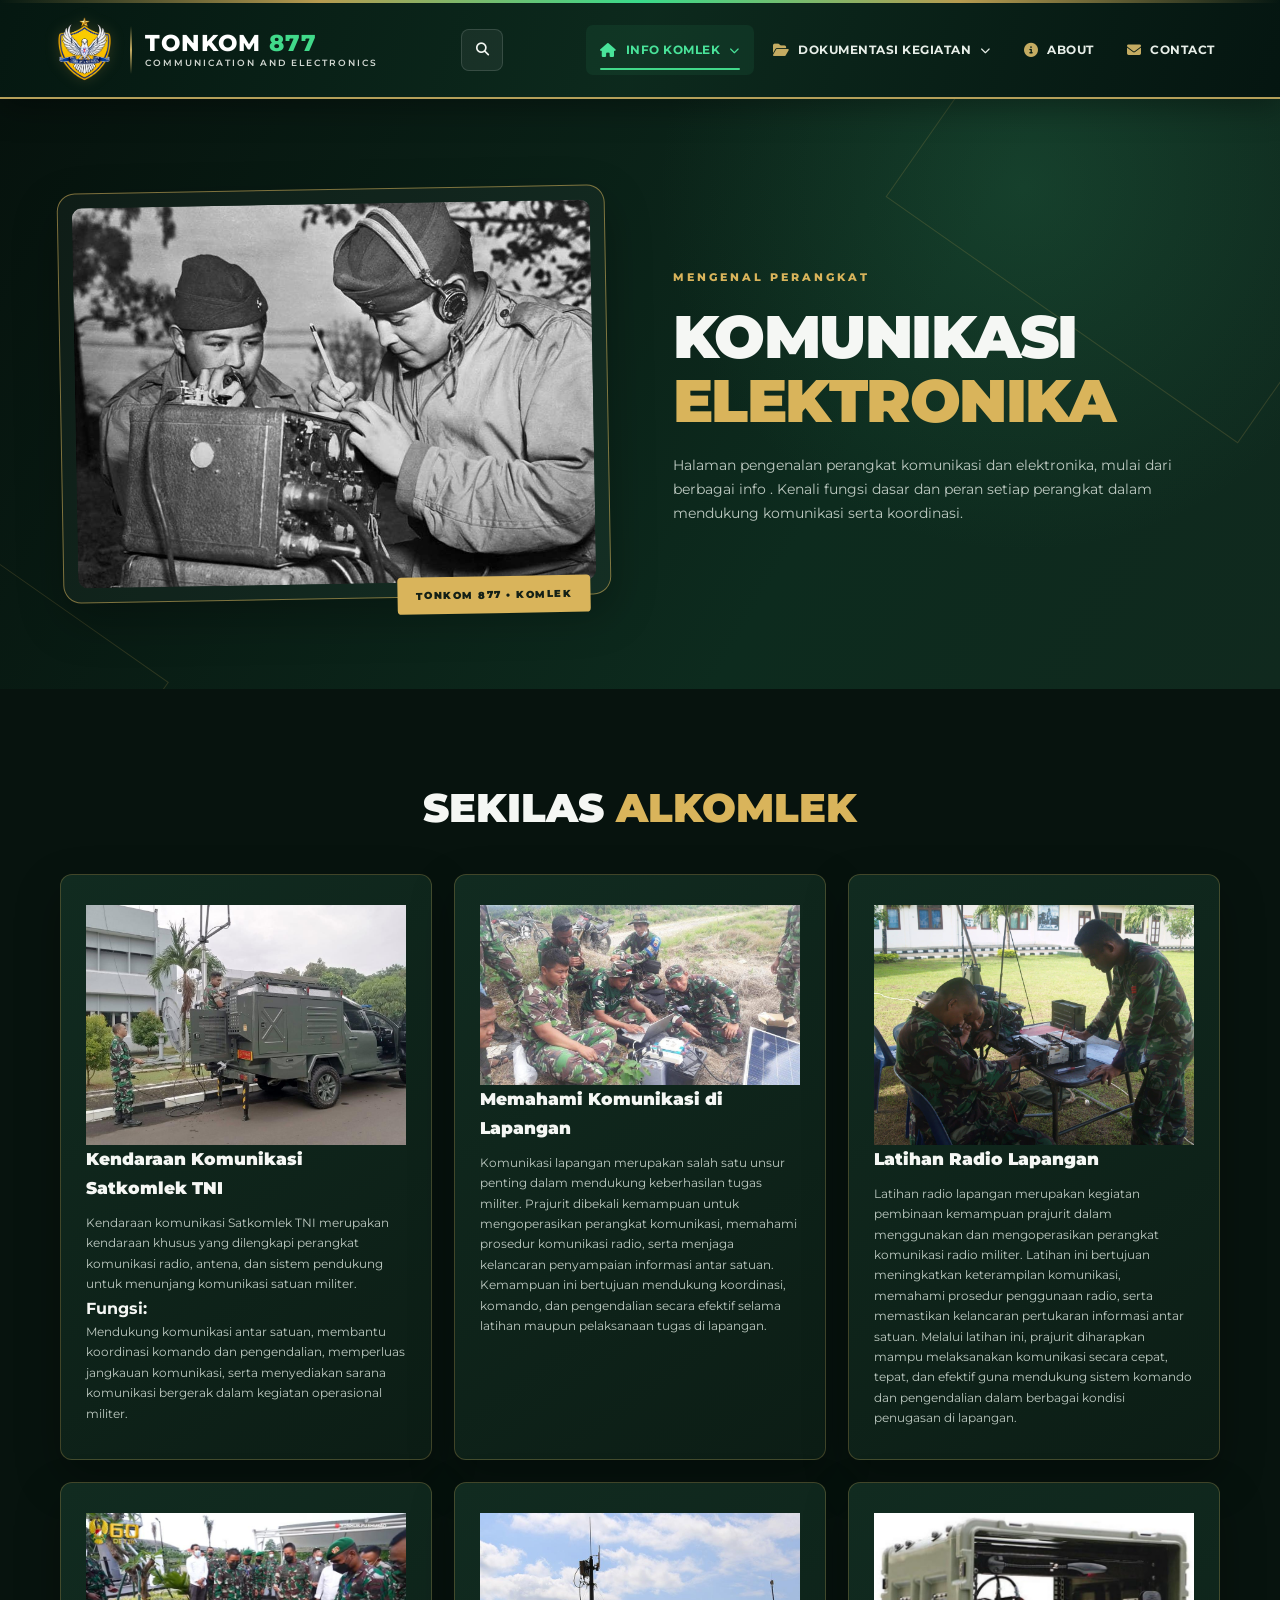
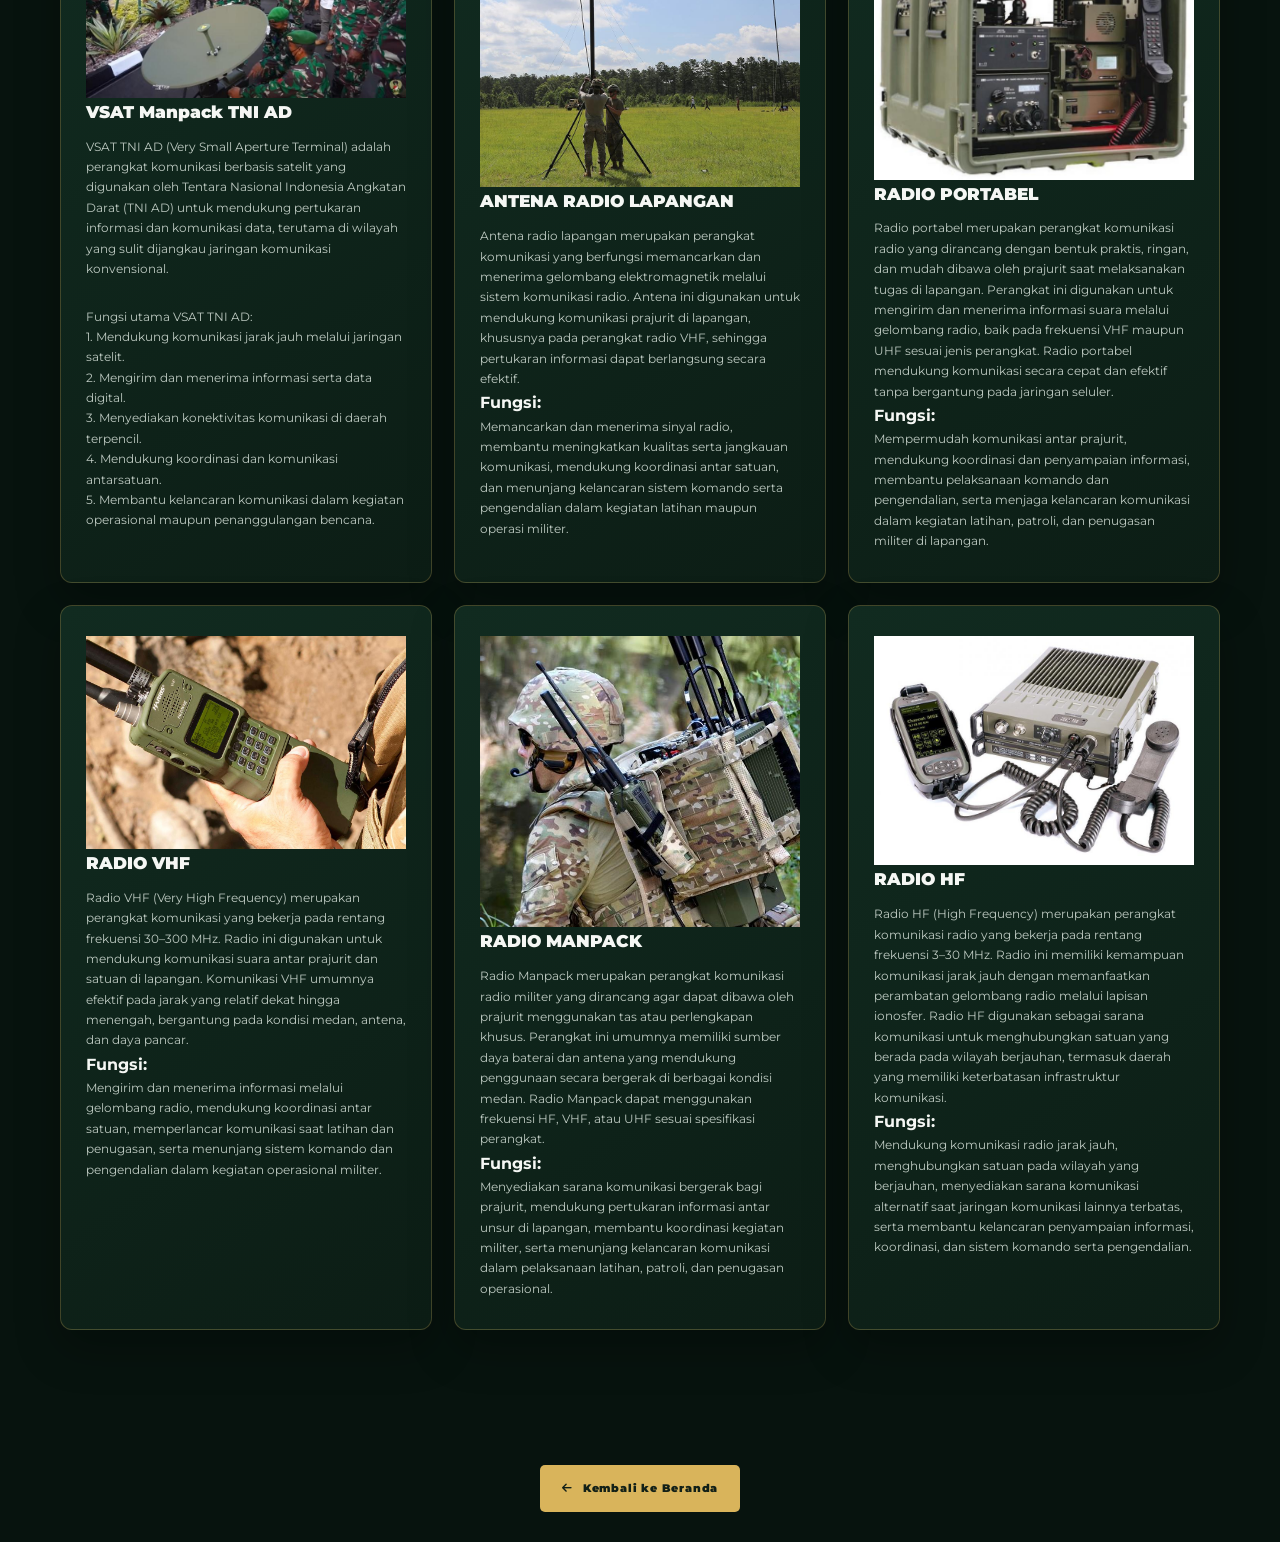
<file: alusista.html>
<!DOCTYPE html>
<html lang="id">
<head>
    <meta charset="UTF-8">
    <meta name="viewport" content="width=device-width, initial-scale=1.0">
    
    <title>ALUSISTA KOMLEK | TONKOM 877</title>

    <link rel="shortcut icon" type="image/x-icon" href="images/komlek2.png" />
    <link rel="preconnect" href="https://fonts.googleapis.com">
    <link rel="preconnect" href="https://fonts.gstatic.com" crossorigin>
    <link href="https://fonts.googleapis.com/css2?family=Montserrat:wght@400;500;600;700;800;900&display=swap" rel="stylesheet">

    <link rel="stylesheet" href="https://cdnjs.cloudflare.com/ajax/libs/font-awesome/6.5.2/css/all.min.css">
    

<style>
:root {
    --bg: #07130e;
    --panel: #10291e;
    --gold: #d9b45b;
    --gold-light: #f0d58a;
    --green: #43c58a;
    --white: #f5f7f4;
    --muted: #bdc9c1;
    --line: rgba(217,180,91,.25);
    --shadow: 0 18px 45px rgba(0,0,0,.28);
}

* {
    box-sizing: border-box;
}

html {
    scroll-behavior: smooth;
    scroll-padding-top: 90px;
}

body {
    margin: 0;
    font-family: 'Montserrat', sans-serif;
    color: var(--white);
    background: var(--bg);
    line-height: 1.7;
    overflow-x: hidden;
}

img {
    max-width: 100%;
    display: block;
}

a {
    color: inherit;
    text-decoration: none;
}

.container {
    width: min(1160px, 92%);
    margin: auto;
}

/* ================= NAVBAR ================= */

.site-header {
    position: sticky;
    top: 0;
    z-index: 1000;
    background: rgba(5,17,12,.96);
    border-bottom: 1px solid var(--line);
    backdrop-filter: blur(12px);
}

.navbar {
    min-height: 82px;
    display: flex;
    align-items: center;
    justify-content: space-between;
    gap: 22px;
}

.brand {
    display: flex;
    align-items: center;
    gap: 12px;
    min-width: 0;
}

.brand img {
    width: 54px;
    height: 54px;
    object-fit: contain;
}

.brand-name {
    font-weight: 900;
    letter-spacing: 1.2px;
    color: var(--gold);
    font-size: 19px;
    line-height: 1.2;
}

.brand-sub {
    display: block;
    color: #c5d0c8;
    font-size: 9px;
    letter-spacing: 1.5px;
    margin-top: 4px;
}

.nav-links {
    display: flex;
    align-items: center;
    gap: 26px;
}

.nav-links a {
    font-size: 11px;
    font-weight: 800;
    letter-spacing: .7px;
    color: #e5ebe6;
    transition: .25s;
}

.nav-links a:hover,
.nav-links a.active {
    color: var(--gold);
}

.menu-toggle {
    display: none;
    border: 1px solid var(--line);
    background: transparent;
    color: var(--gold);
    font-size: 22px;
    padding: 7px 11px;
    border-radius: 8px;
    cursor: pointer;
}

/* ================= HERO ================= */

.hero {
    position: relative;
    min-height: 590px;
    display: flex;
    align-items: center;
    overflow: hidden;
    background:
        radial-gradient(circle at 80% 15%, rgba(54,139,94,.22), transparent 32%),
        linear-gradient(120deg,#06120d,#0d2b1e 65%,#10291e);
}

.hero:before,
.hero:after {
    content: "";
    position: absolute;
    border: 1px solid rgba(217,180,91,.17);
    transform: rotate(35deg);
    pointer-events: none;
}

.hero:before {
    width: 430px;
    height: 430px;
    right: -120px;
    top: -170px;
}

.hero:after {
    width: 300px;
    height: 300px;
    left: -190px;
    bottom: -180px;
}

.hero-grid {
    position: relative;
    z-index: 1;
    display: grid;
    grid-template-columns: 1fr 1fr;
    align-items: center;
    gap: 65px;
    padding: 75px 0;
}

.hero-photo-wrap {
    position: relative;
    padding: 14px;
    border: 1px solid rgba(217,180,91,.55);
    border-radius: 18px;
    background: rgba(255,255,255,.035);
    box-shadow: var(--shadow);
    transform: rotate(-1deg);
}

.hero-photo {
    width: 100%;
    height: 380px;
    object-fit: cover;
    border-radius: 10px;
}

.photo-tag {
    position: absolute;
    bottom: -18px;
    right: 20px;
    padding: 10px 18px;
    background: var(--gold);
    color: #142016;
    font-size: 10px;
    font-weight: 900;
    letter-spacing: 1.5px;
    border-radius: 4px;
}

.eyebrow,
.section-label {
    color: var(--gold);
    font-size: 11px;
    font-weight: 800;
    letter-spacing: 3px;
}

.hero h1 {
    font-size: clamp(36px,5vw,60px);
    line-height: 1.08;
    margin: 15px 0 20px;
    font-weight: 900;
    letter-spacing: -1.5px;
}

.hero h1 span {
    color: var(--gold);
    display: block;
}

.hero p {
    color: var(--muted);
    font-size: 14px;
    max-width: 560px;
}

.btn-gold {
    display: inline-flex;
    align-items: center;
    gap: 12px;
    margin-top: 20px;
    padding: 14px 22px;
    border-radius: 5px;
    background: var(--gold);
    color: #122017;
    font-size: 11px;
    font-weight: 900;
    letter-spacing: .8px;
    transition: .25s;
}

.btn-gold:hover {
    background: var(--gold-light);
    transform: translateY(-3px);
}

/* ================= SECTION ================= */

.section {
    padding: 85px 0;
}

.section-heading {
    text-align: center;
    max-width: 720px;
    margin: 0 auto 42px;
}

.section-heading h2 {
    margin: 10px 0 12px;
    font-size: clamp(27px,4vw,40px);
    line-height: 1.2;
    font-weight: 900;
}

.section-heading h2 span {
    color: var(--gold);
}

.section-heading p {
    color: var(--muted);
    font-size: 13px;
}

/* ================= FEATURE CARD ================= */

.cards {
    display: grid;
    grid-template-columns: repeat(3,1fr);
    gap: 22px;
}

.feature-card {
    position: relative;
    padding: 30px 25px;
    background: linear-gradient(145deg,#112b20,#0c1d15);
    border: 1px solid var(--line);
    border-radius: 12px;
    box-shadow: var(--shadow);
    transition: .3s;
}

.feature-card:hover {
    transform: translateY(-8px);
    border-color: var(--gold);
}

.feature-icon {
    width: 54px;
    height: 54px;
    display: grid;
    place-items: center;
    border-radius: 12px;
    background: rgba(217,180,91,.12);
    color: var(--gold);
    font-size: 23px;
    margin-bottom: 20px;
}

.feature-card h3 {
    font-size: 17px;
    font-weight: 900;
    margin: 0 0 10px;
}

.feature-card p {
    color: var(--muted);
    font-size: 12px;
    min-height: 82px;
}

.text-link {
    display: inline-flex;
    align-items: center;
    gap: 8px;
    margin-top: 8px;
    color: var(--gold);
    font-size: 10px;
    font-weight: 900;
    letter-spacing: .7px;
}

/* ================= DETAIL PERANGKAT ================= */

.equipment {
    background: linear-gradient(180deg,#0a1b13,#0d2419);
}

.equipment-row {
    display: grid;
    grid-template-columns: 1fr 1fr;
    gap: 55px;
    align-items: center;
    margin: 0 0 75px;
}

.equipment-row.reverse .equipment-image {
    order: 2;
}

.equipment-row.reverse .equipment-copy {
    order: 1;
}

.equipment-image {
    padding: 12px;
    border: 1px solid var(--line);
    border-radius: 14px;
    background: #10271c;
}

.equipment-image img {
    width: 100%;
    height: 330px;
    object-fit: cover;
    border-radius: 8px;
}

.equipment-copy h3 {
    font-size: 29px;
    line-height: 1.2;
    margin: 10px 0 15px;
    font-weight: 900;
}

.equipment-copy h3 span {
    color: var(--gold);
}

.equipment-copy p,
.equipment-copy li {
    color: var(--muted);
    font-size: 13px;
}

.equipment-copy ul {
    padding-left: 19px;
}

.mini-label {
    color: var(--green);
    font-size: 10px;
    font-weight: 900;
    letter-spacing: 2px;
}

.info-panel {
    padding: 18px 20px;
    margin-top: 18px;
    background: rgba(67,197,138,.07);
    border-left: 3px solid var(--green);
    border-radius: 0 8px 8px 0;
    color: #d4e1d8;
    font-size: 12px;
}

/* ================= GALERI ================= */

.gallery {
    display: grid;
    grid-template-columns: repeat(4,1fr);
    gap: 15px;
}

.gallery img {
    width: 100%;
    height: 210px;
    object-fit: cover;
    border-radius: 9px;
    border: 1px solid var(--line);
    transition: .3s;
}

.gallery img:hover {
    transform: scale(1.03);
    border-color: var(--gold);
}

/* ================= PENUTUP ================= */

.closing {
    padding: 55px 25px;
    text-align: center;
    border: 1px solid var(--line);
    border-radius: 14px;
    background: linear-gradient(120deg,#112c20,#0a1b13);
}

.closing h2 {
    margin: 0 0 10px;
    font-size: clamp(24px,4vw,36px);
    font-weight: 900;
}

.closing h2 span {
    color: var(--gold);
}

.closing p {
    color: var(--muted);
    font-size: 13px;
}

/* ================= FOOTER ================= */

footer {
    padding: 28px 0;
    background: #040d08;
    border-top: 1px solid var(--line);
}

.footer-inner {
    display: flex;
    justify-content: space-between;
    align-items: center;
    gap: 20px;
    color: #aebbb2;
    font-size: 11px;
}

.footer-brand {
    color: var(--gold);
    font-weight: 900;
    letter-spacing: 1px;
}

/* ================= RESPONSIVE ================= */

@media(max-width:850px) {
    .menu-toggle {
        display: block;
    }

    .nav-links {
        display: none;
        position: absolute;
        top: 81px;
        left: 0;
        right: 0;
        padding: 22px 5%;
        background: #07130e;
        border-bottom: 1px solid var(--line);
        flex-direction: column;
        align-items: flex-start;
        gap: 19px;
    }

    .nav-links.open {
        display: flex;
    }

    .hero-grid {
        gap: 35px;
    }

    .equipment-row {
        gap: 30px;
    }
}

@media(max-width:650px) {
    .navbar {
        min-height: 72px;
    }

    .brand img {
        width: 46px;
        height: 46px;
    }

    .brand-name {
        font-size: 16px;
    }

    .brand-sub {
        font-size: 8px;
    }

    .nav-links {
        top: 71px;
    }

    .hero-grid,
    .equipment-row {
        grid-template-columns: 1fr;
        gap: 35px;
        padding: 55px 0;
    }

    .hero {
        min-height: auto;
    }

    .hero-photo {
        height: 260px;
    }

    .hero-content {
        text-align: center;
    }

    .hero-content p {
        margin-left: auto;
        margin-right: auto;
    }

    .equipment-row.reverse .equipment-image,
    .equipment-row.reverse .equipment-copy {
        order: initial;
    }

    .equipment-image img {
        height: 260px;
    }

    .cards {
        grid-template-columns: 1fr;
    }

    .feature-card p {
        min-height: 0;
    }

    .section {
        padding: 65px 0;
    }

    .gallery {
        grid-template-columns: repeat(2,1fr);
        gap: 10px;
    }

    .gallery img {
        height: 145px;
    }

    .footer-inner {
        flex-direction: column;
        text-align: center;
    }
}
</style>
</head>

    <!-- NAVBAR -->

<nav class="main-nav">
  <div class="nav-container">

    <!-- LOGO DAN NAMA -->
    <a href="index.html" class="navbar-brand">
      <img src="images/komlek2.png"
           alt="Logo TONKOM 877"
           class="brand-logo">

      <span class="brand-divider"></span>

      <div class="brand-text">
        <h2>TONKOM <span>877</span></h2>
        <p>Communication and electronics</p>
      </div>
    </a>

    <!-- TOMBOL MENU HP -->
    <div class="nav-actions">

      <button class="search-btn"
              type="button"
              aria-label="Cari">
        <i class="fa-solid fa-magnifying-glass"></i>
      </button>

      <button class="navbar-toggler"
              type="button"
              aria-label="Buka menu"
              aria-expanded="false"
              aria-controls="navMenu">
        <i class="fa-solid fa-bars"></i>
      </button>

    </div>

    <!-- MENU NAVIGASI -->
    <ul class="nav-menu" id="navMenu">

      <!-- BERANDA -->
      <li class="nav-item dropdown active">
        <a class="nav-link" href="#"
           aria-expanded="false">
          <i class="fa-solid fa-house"></i>
          <span>INFO KOMLEK</span>
          <i class="fa-solid fa-chevron-down arrow"></i>
        </a>

        <ul class="dropdown-menu">

          <li>
            <a class="dropdown-item" href="index.html">
              <i class="fa-solid fa-house"></i>
              <span>BERANDA</span>
            </a>
          </li>

          <li>
            <a class="dropdown-item" href="alusista.html">
              <i class="fa-solid fa-tower-broadcast"></i>
              <span>INFO KOMLEK</span>
            </a>
          </li>

          <li>
            <a class="dropdown-item" href="sandi.html">
              <i class="fa-solid fa-lock"></i>
              <span>SANDI TNI AD</span>
            </a>
          </li>

        </ul>
      </li>

      <!-- DOKUMENTASI KEGIATAN -->
      <li class="nav-item dropdown">
        <a class="nav-link" href="#"
           aria-expanded="false">
          <i class="fa-solid fa-folder-open"></i>
          <span>DOKUMENTASI KEGIATAN</span>
          <i class="fa-solid fa-chevron-down arrow"></i>
        </a>

        <ul class="dropdown-menu">

          <li>
            <a class="dropdown-item" href="team.html">
              TEAM
            </a>
          </li>

          <li>
            <a class="dropdown-item" href="career.html">
              KEGIATAN
            </a>
          </li>

          <li>
            <a class="dropdown-item" href="blog.html">
              GALERI
            </a>
          </li>

        </ul>
      </li>

      <!-- ABOUT -->
      <li class="nav-item">
        <a class="nav-link" href="about.html">
          <i class="fa-solid fa-circle-info"></i>
          <span>ABOUT</span>
        </a>
      </li>

      <!-- CONTACT -->
      <li class="nav-item">
        <a class="nav-link" href="contact.html">
          <i class="fa-solid fa-envelope"></i>
          <span>CONTACT</span>
        </a>
      </li>

    </ul>

  </div>
</nav>

<style>


/* =====================================
   DROPDOWN NAVBAR TONKOM 877
   TAMPILAN SESUAI FOTO KANAN
===================================== */

.nav-item > .dropdown-menu {
    min-width: 235px;
    padding: 8px 0;
    background: #061d16;
    border: none;
    border-radius: 0;
}

/* SETIAP BARIS MENU */
.nav-item > .dropdown-menu > li {
    width: 100%;
    margin: 0;
    padding: 0;
}

/* IKON DI KIRI, TEKS RATA KIRI */
.nav-item > .dropdown-menu > li > a {
    display: flex;
    flex-direction: row;
    align-items: center;
    justify-content: flex-start;

    width: 100%;
    min-height: 36px;
    padding: 8px 12px;

    gap: 13px;

    color: #ffffff;
    font-size: 12px;
    font-weight: 600;
    text-align: left;
    white-space: nowrap;

    border-radius: 0;
    transition: background 0.2s ease;
}

/* UKURAN DAN POSISI IKON */
.nav-item > .dropdown-menu > li > a > i {
    display: inline-flex;
    align-items: center;
    justify-content: center;

    width: 15px;
    min-width: 15px;

    color: #c8ab58;
    font-size: 11px;
}

/* TEKS MENU */
.nav-item > .dropdown-menu > li > a > span {
    display: inline-block;
    flex: 1;
    text-align: left;
    white-space: nowrap;
}

/* MENU AKTIF BERWARNA BIRU */
.nav-item > .dropdown-menu > li > a.active {
    color: #1685ff;
    background: rgba(28, 93, 68, 0.25);
}

/* EFEK HOVER */
.nav-item > .dropdown-menu > li > a:hover {
    padding-left: 12px;
    color: #1685ff;
    background: rgba(28, 93, 68, 0.25);
}

/* RESPONSIVE HP */
@media (max-width: 850px) {

    .nav-item > .dropdown-menu {
        width: 100%;
        min-width: 0;
        padding: 5px 0;
        border: none;
        background: #061d16;
    }

    .nav-item > .dropdown-menu > li > a {
        display: flex;
        justify-content: flex-start;
        align-items: center;

        gap: 13px;
        padding: 8px 12px;

        font-size: 12px;
        white-space: nowrap;
    }

    .nav-item > .dropdown-menu > li > a:hover {
        padding-left: 12px;
    }
}

/* =========================
   RESET DAN FONT
========================= */

* {
    margin: 0;
    padding: 0;
    box-sizing: border-box;
}

body {
    font-family: 'Montserrat', sans-serif;
}

a {
    text-decoration: none;
}

ul {
    list-style: none;
}

/* =========================
   NAVBAR UTAMA
========================= */

.main-nav {
    position: sticky;
    top: 0;
    z-index: 1000;
    width: 100%;

    background: linear-gradient(
        110deg,
        rgba(5, 24, 17, 0.98),
        rgba(13, 43, 30, 0.96),
        rgba(5, 22, 17, 0.98)
    );

    border-bottom: 2px solid #b5a05a;
    box-shadow: 0 8px 30px rgba(0,0,0,0.35);
}

/* GARIS DEKORASI ATAS */

.main-nav::before {
    content: "";
    display: block;
    height: 3px;

    background: linear-gradient(
        90deg,
        transparent,
        #b69b50,
        #39db8b,
        #b69b50,
        transparent
    );
}

/* CONTAINER */

.nav-container {
    width: min(1250px, 92%);
    min-height: 94px;
    margin: auto;

    display: flex;
    align-items: center;
    justify-content: space-between;
    gap: 25px;
}

/* =========================
   LOGO DAN NAMA
========================= */

.navbar-brand {
    display: flex;
    align-items: center;
    gap: 13px;
    flex-shrink: 0;
}

.brand-logo {
    width: 66px;
    height: 66px;
    object-fit: contain;

    filter: drop-shadow(
        0 0 7px rgba(193,167,81,0.2)
    );
}

.brand-divider {
    width: 2px;
    height: 48px;

    background: linear-gradient(
        transparent,
        #c6ad62,
        transparent
    );
}

.brand-text h2 {
    margin-bottom: 2px;
    line-height: 1.1;
    color: #ffffff;
    font-size: 23px;
    font-weight: 800;
    letter-spacing: 1px;
    white-space: nowrap;
}

.brand-text h2 span {
    color: #41d98a;
}

.brand-text p {
    margin: 0;
    line-height: 1.2;
    color: #d2d8d2;
    font-size: 9px;
    font-weight: 600;
    letter-spacing: 2px;
    text-transform: uppercase;
}

/* =========================
   MENU NAVBAR
========================= */

.nav-menu {
    display: flex;
    align-items: center;
    gap: 5px;
}

.nav-item {
    position: relative;
}

.nav-link {
    position: relative;

    display: flex;
    align-items: center;
    gap: 9px;

    padding: 15px 14px;

    color: #e7eee8;
    font-size: 12px;
    font-weight: 700;
    text-transform: uppercase;
    letter-spacing: 0.5px;

    border-radius: 7px;
    transition: 0.3s ease;
}

.nav-link > i:first-child {
    color: #c5ac62;
    font-size: 14px;
}

.nav-link .arrow {
    font-size: 10px;
    transition: transform 0.3s ease;
}

/* HOVER MENU */

.nav-link:hover,
.nav-item.active > .nav-link {
    color: #49e39a;
    background: rgba(55,191,119,0.09);
}

.nav-link:hover > i:first-child,
.nav-item.active > .nav-link > i:first-child {
    color: #49e39a;
}

/* GARIS MENU AKTIF */

.nav-item.active > .nav-link::after {
    content: "";
    position: absolute;

    left: 14px;
    right: 14px;
    bottom: 5px;

    height: 2px;
    background: #42d98a;
    border-radius: 5px;
}

/* =========================
   DROPDOWN MENU
========================= */

.dropdown-menu {
    position: absolute;
    top: calc(100% + 12px);
    left: 0;

    min-width: 225px;
    padding: 9px;

    background: rgba(7,23,18,0.98);

    border: 1px solid rgba(182,155,80,0.4);
    border-radius: 10px;

    box-shadow: 0 18px 40px rgba(0,0,0,0.45);

    opacity: 0;
    visibility: hidden;
    transform: translateY(10px);

    transition: 0.25s ease;
}

/* DROPDOWN TERBUKA */

.nav-item:hover > .dropdown-menu,
.nav-item:focus-within > .dropdown-menu,
.nav-item.open > .dropdown-menu {
    opacity: 1;
    visibility: visible;
    transform: translateY(0);
}

.dropdown-menu a {
    display: flex;
    align-items: center;
    justify-content: space-between;
    gap: 12px;

    padding: 12px 13px;

    color: #dce7df;
    font-size: 12px;
    font-weight: 600;

    border-radius: 6px;
    transition: 0.25s ease;
}

.dropdown-menu a i {
    color: #c5ac62;
    font-size: 11px;
}

/* HOVER DROPDOWN */

.dropdown-menu a:hover,
.dropdown-menu a.active {
    color: #4be49a;

    background: linear-gradient(
        90deg,
        rgba(43,158,96,0.2),
        rgba(43,158,96,0.04)
    );

    padding-left: 18px;
}

/* =========================
   TOMBOL KANAN
========================= */

.nav-actions {
    display: flex;
    align-items: center;
    gap: 10px;
}

.search-btn,
.navbar-toggler {
    display: flex;
    align-items: center;
    justify-content: center;

    width: 42px;
    height: 42px;

    color: #f3f7f3;
    background: rgba(255,255,255,0.06);

    border: 1px solid rgba(255,255,255,0.13);
    border-radius: 8px;

    cursor: pointer;
    transition: 0.3s ease;
}

.search-btn:hover,
.navbar-toggler:hover {
    color: #4be49a;
    border-color: #4be49a;
    background: rgba(55,191,119,0.12);
}

.navbar-toggler {
    display: none;
    font-size: 18px;
}

/* =========================
   RESPONSIVE TABLET
========================= */

@media (max-width: 1050px) {

    .nav-container {
        width: 94%;
        gap: 10px;
    }

    .brand-logo {
        width: 55px;
        height: 55px;
    }

    .brand-text h2 {
        font-size: 19px;
    }

    .brand-text p {
        font-size: 8px;
        letter-spacing: 1px;
    }

    .nav-link {
        padding: 13px 9px;
        font-size: 11px;
    }

    .nav-actions {
        gap: 5px;
    }
}

/* =========================
   RESPONSIVE HP
========================= */

@media (max-width: 850px) {

    .nav-container {
        min-height: 82px;
        flex-wrap: wrap;
        padding: 12px 0;
    }

    .brand-logo {
        width: 54px;
        height: 54px;
    }

    .brand-text h2 {
        font-size: 18px;
    }

    .brand-text p {
        font-size: 8px;
    }

    .brand-divider {
        height: 40px;
    }

    .nav-actions {
        margin-left: auto;
    }

    .navbar-toggler {
        display: flex;
    }

    .search-btn {
        display: none;
    }

    .nav-menu {
        display: none;
        flex-direction: column;
        align-items: stretch;

        width: 100%;
        gap: 4px;

        padding: 12px 0 8px;

        border-top: 1px solid rgba(255,255,255,0.12);

        max-height: 75vh;
        overflow-y: auto;
    }

    .nav-menu.show {
        display: flex;
    }

    .nav-item {
        width: 100%;
    }

    .nav-link {
        justify-content: flex-start;
        padding: 14px;
        font-size: 12px;
    }

    .nav-link .arrow {
        margin-left: auto;
    }

    .nav-item.active > .nav-link::after {
        display: none;
    }

    /* DROPDOWN HP */

    .dropdown-menu {
        position: static;
        display: none;

        min-width: 0;
        margin: 3px 0 8px;
        padding: 6px;

        background: rgba(0,0,0,0.18);

        border: 0;
        border-left: 2px solid #b69b50;
        border-radius: 0;

        box-shadow: none;

        opacity: 1;
        visibility: visible;
        transform: none;
        transition: none;
    }

    .nav-item.open > .dropdown-menu {
        display: block;
    }

    .dropdown-menu a {
        padding: 12px 14px;
    }
}

/* =========================
   RESPONSIVE HP KECIL
========================= */

@media (max-width: 480px) {

    .nav-container {
        width: 92%;
    }

    .brand-logo {
        width: 45px;
        height: 45px;
    }

    .navbar-brand {
        gap: 8px;
    }

    .brand-divider {
        height: 34px;
    }

    .brand-text h2 {
        font-size: 15px;
        letter-spacing: 0;
    }

    .brand-text p {
        max-width: 165px;
        font-size: 7px;
        letter-spacing: 0.7px;
    }

    .navbar-toggler {
        width: 38px;
        height: 38px;
    }
}

@media (max-width: 380px) {

    .brand-logo {
        width: 39px;
        height: 39px;
    }

    .brand-text h2 {
        font-size: 14px;
    }

    .brand-text p {
        font-size: 6px;
    }

    .navbar-toggler {
        width: 35px;
        height: 35px;
    }
}
</style>

<script>
    
// ===============================
// NAVBAR TONKOM 877
// ===============================

const toggler = document.querySelector(".navbar-toggler");
const navMenu = document.querySelector(".nav-menu");

// TOGGLE MENU HP
toggler.addEventListener("click", function () {

    const isOpen = navMenu.classList.toggle("show");

    toggler.setAttribute("aria-expanded", isOpen);

    toggler.innerHTML = isOpen
        ? '<i class="fa-solid fa-xmark"></i>'
        : '<i class="fa-solid fa-bars"></i>';

});

// DROPDOWN MENU HP
document.querySelectorAll(
    ".nav-item > .nav-link"
).forEach(link => {

    link.addEventListener("click", function (event) {

        const item = this.parentElement;

        if (
            window.innerWidth <= 850 &&
            item.querySelector(":scope > .dropdown-menu")
        ) {

            event.preventDefault();

            // TUTUP DROPDOWN LAIN
            item.parentElement.querySelectorAll(
                ":scope > .nav-item.open"
            ).forEach(other => {

                if (other !== item) {
                    other.classList.remove("open");

                    const otherLink = other.querySelector(
                        ":scope > .nav-link"
                    );

                    if (otherLink) {
                        otherLink.setAttribute(
                            "aria-expanded", "false"
                        );
                    }
                }

            });

            // BUKA / TUTUP DROPDOWN
            const isOpen = item.classList.toggle("open");

            this.setAttribute("aria-expanded", isOpen);

        }

    });

});

// TUTUP MENU SETELAH MEMILIH HALAMAN
document.querySelectorAll(
    ".nav-menu a:not(.nav-link)"
).forEach(link => {

    link.addEventListener("click", function () {

        if (window.innerWidth <= 850) {

            navMenu.classList.remove("show");

            toggler.setAttribute(
                "aria-expanded", "false"
            );

            toggler.innerHTML =
                '<i class="fa-solid fa-bars"></i>';

        }

    });

});

</script>
<body>



<main>

<!-- ================= HERO ================= -->

<section class="hero">
    <div class="container hero-grid">

        <div class="hero-photo-wrap">
            <img class="hero-photo"
                 src="images/komlek 2.jpg"
                 alt="Dokumentasi kegiatan TONKOM 877">

            <span class="photo-tag">TONKOM 877 • KOMLEK</span>
        </div>

        <div class="hero-content">

            <span class="eyebrow">MENGENAL PERANGKAT</span>

            <h1>
                KOMUNIKASI
                <span>ELEKTRONIKA </span>
            </h1>

            <p>
                Halaman pengenalan perangkat komunikasi dan elektronika,
                mulai dari berbagai info .
                Kenali fungsi dasar dan peran setiap perangkat dalam
                mendukung komunikasi serta koordinasi.
            </p>

           

        </div>
    </div>
</section>


<!-- ================= DAFTAR ALUSISTA ================= -->


<section class="section" id="daftar-alusista">
    <div class="container">

        <div class="section-heading">
            <h2>SEKILAS <span>ALKOMLEK</span></h2>
        </div>

        <div class="cards">

           
<article class="feature-card">
    <img src="images/mobile satkom.jpg" alt="Kendaraan Komunikasi Satkomlek TNI">

    <h3>Kendaraan Komunikasi Satkomlek TNI</h3>

    <p>
        Kendaraan komunikasi Satkomlek TNI merupakan
        kendaraan khusus yang dilengkapi perangkat
        komunikasi radio, antena, dan sistem pendukung
        untuk menunjang komunikasi satuan militer.
    </p>

    <h4>Fungsi:</h4>
    <p>
        Mendukung komunikasi antar satuan, membantu
        koordinasi komando dan pengendalian,
        memperluas jangkauan komunikasi, serta
        menyediakan sarana komunikasi bergerak
        dalam kegiatan operasional militer.
    </p>
</article>

            
<article class="feature-card">
    <img src="images/komlek 1.jpg" alt="Komunikasi Lapangan TNI AD">

    <h3>Memahami Komunikasi di Lapangan</h3>

    <p>
        Komunikasi lapangan merupakan salah satu unsur
        penting dalam mendukung keberhasilan tugas
        militer. Prajurit dibekali kemampuan untuk
        mengoperasikan perangkat komunikasi, memahami
        prosedur komunikasi radio, serta menjaga
        kelancaran penyampaian informasi antar satuan.
        Kemampuan ini bertujuan mendukung koordinasi,
        komando, dan pengendalian secara efektif
        selama latihan maupun pelaksanaan tugas
        di lapangan.
    </p>
</article>


<article class="feature-card">
    <img src="images/komlek 3.jpg" alt="Latihan Radio Lapangan">

    <h3>Latihan Radio Lapangan</h3>

    <p>
        Latihan radio lapangan merupakan kegiatan
        pembinaan kemampuan prajurit dalam menggunakan
        dan mengoperasikan perangkat komunikasi radio
        militer. Latihan ini bertujuan meningkatkan
        keterampilan komunikasi, memahami prosedur
        penggunaan radio, serta memastikan kelancaran
        pertukaran informasi antar satuan. Melalui
        latihan ini, prajurit diharapkan mampu
        melaksanakan komunikasi secara cepat, tepat,
        dan efektif guna mendukung sistem komando
        dan pengendalian dalam berbagai kondisi
        penugasan di lapangan.
    </p>
</article>


            <article class="feature-card">
                <img src="images/VSAT.jpg" alt="Radio HF">
                <h3>VSAT Manpack TNI AD</h3>
                <p>VSAT TNI AD (Very Small Aperture Terminal) adalah perangkat komunikasi berbasis satelit yang digunakan oleh Tentara Nasional Indonesia Angkatan Darat (TNI AD) untuk mendukung pertukaran informasi dan komunikasi data, terutama di wilayah yang sulit dijangkau jaringan komunikasi konvensional.</p><br>
                <p>
                    Fungsi utama VSAT TNI AD:<br>
1. Mendukung komunikasi jarak jauh melalui jaringan satelit.<br>
2. Mengirim dan menerima informasi serta data digital.<br>
3. Menyediakan konektivitas komunikasi di daerah terpencil.<br>
4. Mendukung koordinasi dan komunikasi antarsatuan.<br>
5. Membantu kelancaran komunikasi dalam kegiatan operasional maupun penanggulangan bencana.<br>
                </p>

            </article>

           
<article class="feature-card">
    <img src="images/antena radio lapangan.jpg" alt="Antena Radio Lapangan">

    <h3>ANTENA RADIO LAPANGAN</h3>

    <p>
        Antena radio lapangan merupakan perangkat
        komunikasi yang berfungsi memancarkan dan
        menerima gelombang elektromagnetik melalui
        sistem komunikasi radio. Antena ini digunakan
        untuk mendukung komunikasi prajurit di lapangan,
        khususnya pada perangkat radio VHF, sehingga
        pertukaran informasi dapat berlangsung
        secara efektif.
    </p>

    <h4>Fungsi:</h4>
    <p>
        Memancarkan dan menerima sinyal radio,
        membantu meningkatkan kualitas serta
        jangkauan komunikasi, mendukung koordinasi
        antar satuan, dan menunjang kelancaran
        sistem komando serta pengendalian dalam
        kegiatan latihan maupun operasi militer.
    </p>
</article>


            
<article class="feature-card">
    <img src="images/rdio portabel.jpg" alt="Radio Portabel">

    <h3>RADIO PORTABEL</h3>

    <p>
        Radio portabel merupakan perangkat komunikasi
        radio yang dirancang dengan bentuk praktis,
        ringan, dan mudah dibawa oleh prajurit saat
        melaksanakan tugas di lapangan. Perangkat ini
        digunakan untuk mengirim dan menerima informasi
        suara melalui gelombang radio, baik pada
        frekuensi VHF maupun UHF sesuai jenis perangkat.
        Radio portabel mendukung komunikasi secara
        cepat dan efektif tanpa bergantung pada
        jaringan seluler.
    </p>

    <h4>Fungsi:</h4>
    <p>
        Mempermudah komunikasi antar prajurit,
        mendukung koordinasi dan penyampaian informasi,
        membantu pelaksanaan komando dan pengendalian,
        serta menjaga kelancaran komunikasi dalam
        kegiatan latihan, patroli, dan penugasan
        militer di lapangan.
    </p>
</article>

          
<!-- RADIO VHF -->
<article class="feature-card">
    <img src="images/radiuo vhf.jpg" alt="Radio VHF">

    <h3>RADIO VHF</h3>

    <p>
        Radio VHF (Very High Frequency) merupakan
        perangkat komunikasi yang bekerja pada
        rentang frekuensi 30–300 MHz. Radio ini
        digunakan untuk mendukung komunikasi suara
        antar prajurit dan satuan di lapangan.
        Komunikasi VHF umumnya efektif pada jarak
        yang relatif dekat hingga menengah,
        bergantung pada kondisi medan, antena,
        dan daya pancar.
    </p>

    <h4>Fungsi:</h4>
    <p>
        Mengirim dan menerima informasi melalui
        gelombang radio, mendukung koordinasi
        antar satuan, memperlancar komunikasi
        saat latihan dan penugasan, serta
        menunjang sistem komando dan pengendalian
        dalam kegiatan operasional militer.
    </p>
</article>

<!-- RADIO MANPACK -->
<article class="feature-card">
    <img src="images/radio manpack.jpg" alt="Radio Manpack">

    <h3>RADIO MANPACK</h3>

    <p>
        Radio Manpack merupakan perangkat komunikasi
        radio militer yang dirancang agar dapat
        dibawa oleh prajurit menggunakan tas atau
        perlengkapan khusus. Perangkat ini umumnya
        memiliki sumber daya baterai dan antena
        yang mendukung penggunaan secara bergerak
        di berbagai kondisi medan. Radio Manpack
        dapat menggunakan frekuensi HF, VHF,
        atau UHF sesuai spesifikasi perangkat.
    </p>

    <h4>Fungsi:</h4>
    <p>
        Menyediakan sarana komunikasi bergerak
        bagi prajurit, mendukung pertukaran
        informasi antar unsur di lapangan,
        membantu koordinasi kegiatan militer,
        serta menunjang kelancaran komunikasi
        dalam pelaksanaan latihan, patroli,
        dan penugasan operasional.
    </p>
</article>

<!-- RADIO HF -->
<article class="feature-card">
    <img src="images/radrio hf.jpg" alt="Radio HF">

    <h3>RADIO HF</h3>

    <p>
        Radio HF (High Frequency) merupakan
        perangkat komunikasi radio yang bekerja
        pada rentang frekuensi 3–30 MHz.
        Radio ini memiliki kemampuan komunikasi
        jarak jauh dengan memanfaatkan perambatan
        gelombang radio melalui lapisan ionosfer.
        Radio HF digunakan sebagai sarana komunikasi
        untuk menghubungkan satuan yang berada
        pada wilayah berjauhan, termasuk daerah
        yang memiliki keterbatasan infrastruktur
        komunikasi.
    </p>

    <h4>Fungsi:</h4>
    <p>
        Mendukung komunikasi radio jarak jauh,
        menghubungkan satuan pada wilayah yang
        berjauhan, menyediakan sarana komunikasi
        alternatif saat jaringan komunikasi
        lainnya terbatas, serta membantu
        kelancaran penyampaian informasi,
        koordinasi, dan sistem komando
        serta pengendalian.
    </p>
</article>


        </div>
    </div>
</section>



<!-- ================= PENUTUP ================= -->


<div class="btn-center">
    <a href="index.html" class="btn-gold">
        <i class="fas fa-arrow-left"></i>
        Kembali ke Beranda
    </a>
</div>

<style>
    
/* TOMBOL BERADA DI TENGAH */
.btn-center {
    display: flex;
    justify-content: center;
    align-items: center;
    width: 100%;
    margin: 30px auto;
}

.btn-center .btn-gold {
    display: inline-flex;
    align-items: center;
    justify-content: center;
    gap: 10px;
}

</style>
</main>




<!-- ================= FOOTER ================= -->




<!-- ================= JAVASCRIPT NAVBAR ================= -->

<script>
const menuToggle = document.getElementById('menuToggle');
const navLinks = document.getElementById('navLinks');

menuToggle.addEventListener('click', function () {

    const isOpen = navLinks.classList.toggle('open');

    menuToggle.setAttribute('aria-expanded', isOpen);

    menuToggle.innerHTML = isOpen
        ? '<i class="fa-solid fa-xmark"></i>'
        : '<i class="fa-solid fa-bars"></i>';

});

navLinks.querySelectorAll('a').forEach(function (link) {

    link.addEventListener('click', function () {

        navLinks.classList.remove('open');

        menuToggle.setAttribute('aria-expanded', 'false');

        menuToggle.innerHTML = '<i class="fa-solid fa-bars"></i>';

    });

});
</script>

</body>
<style>
    
/* =========================================
   RESPONSIVE WEBSITE TONKOM 877
   LAPTOP - TABLET - ANDROID - IPHONE
   ANTI HORIZONTAL SCROLL
========================================= */

/* ===== PENGATURAN DASAR ===== */

*,
*::before,
*::after {
    box-sizing: border-box;
}

html,
body {
    width: 100%;
    max-width: 100%;
    margin: 0;
    overflow-x: clip;
}

/* MEDIA TIDAK MELEBAR */

img,
video,
iframe,
svg {
    max-width: 100%;
}

img,
video {
    height: auto;
}

/* CONTAINER RESPONSIVE */

.container,
.nav-container,
.hero-container {
    max-width: 100%;
}

/* TEKS PANJANG TIDAK MELEBAR */

.hero-content,
.feature-content,
.ht-content,
.about-heading {
    min-width: 0;
    overflow-wrap: break-word;
}

/* ===== LAPTOP BESAR ===== */

@media (min-width: 1200px) {

    .hero-container {
        max-width: 1450px;
        margin: 0 auto;
        gap: 60px;
    }

    .hero-visual,
    .hero-content {
        max-width: 680px;
        min-width: 0;
    }

    .about-tonkom,
    .ht-section {
        padding-top: 100px;
        padding-bottom: 100px;
    }
}

/* ===== LAPTOP KECIL ===== */

@media (min-width: 851px) and (max-width: 1199px) {

    .hero-container {
        grid-template-columns:
            minmax(0, 1fr) minmax(0, 1fr);
        gap: 25px;
        padding: 45px 4%;
    }

    .photo-frame {
        height: 450px;
    }

    .hero-content {
        min-width: 0;
        padding-top: 40px;
    }

    .hero-heading h1 {
        font-size: clamp(26px, 3.5vw, 42px);
    }

    .hero-description {
        font-size: 14px;
    }

    .ht-image-wrapper {
        min-height: 500px;
    }

    .ht-product-image {
        max-width: 330px;
    }
}

/* ===== TABLET ===== */

@media (max-width: 850px) {

    .nav-container {
        width: 94%;
    }

    .hero-container {
        grid-template-columns: minmax(0, 1fr);
        min-height: auto;
        gap: 25px;
        padding: 35px 5%;
    }

    .hero-visual {
        width: 100%;
        max-width: 550px;
        margin: auto;
    }

    .hero-content {
        width: 100%;
        max-width: 650px;
        margin: auto;
        padding: 25px 0 35px;
    }

    .photo-frame {
        height: 430px;
    }

    .hero-heading {
        text-align: center;
    }

    .hero-description {
        max-width: 100%;
    }

    .hero-actions {
        justify-content: center;
        flex-wrap: wrap;
    }

    .hero-footer {
        position: static;
        justify-content: center;
        margin-top: 35px;
    }

    .feature-wrapper {
        padding: 15px;
    }

    .ht-image-wrapper {
        min-height: 480px;
    }
}

/* ===== ANDROID DAN IPHONE ===== */

@media (max-width: 700px) {

    body {
        font-size: 14px;
    }

    /* NAVBAR */

    .nav-container {
        min-height: 75px;
        padding: 10px 0;
    }

    .navbar-brand {
        gap: 8px;
        min-width: 0;
    }

    .brand-logo {
        width: 45px;
        height: 45px;
    }

    .brand-divider {
        height: 35px;
    }

    .brand-text h2 {
        font-size: 16px;
    }

    .brand-text p {
        font-size: 7px;
        letter-spacing: 0.5px;
    }

    .navbar-toggler {
        width: 40px;
        height: 40px;
    }

    .nav-menu {
        max-height: 75vh;
        overflow-y: auto;
    }

    /* HERO */

    .hero {
        min-height: auto;
    }

    .hero-container {
        grid-template-columns: minmax(0, 1fr);
        gap: 15px;
        padding: 25px 18px 45px;
    }

    .hero-visual {
        max-width: 100%;
        padding-bottom: 30px;
    }

    .photo-frame {
        width: 100%;
        height: clamp(260px, 75vw, 380px);
    }

    .hero-content {
        padding: 20px 0 25px;
    }

    .logo-wrapper {
        width: 75px;
        height: 75px;
        top: -10px;
    }

    .hero-heading {
        text-align: center;
    }

    .hero-heading h1 {
        font-size: clamp(25px, 7vw, 36px);
        overflow-wrap: anywhere;
    }

    .hero-description {
        font-size: 13px;
        line-height: 1.8;
        text-align: center;
        margin-bottom: 25px;
    }

    .hero-actions {
        justify-content: center;
        flex-wrap: wrap;
    }

    .btn-primary {
        min-height: 52px;
        padding: 0 18px;
        gap: 10px;
        font-size: 13px;
        max-width: 100%;
    }

    .hero-footer {
        position: static;
        justify-content: center;
        margin-top: 35px;
        font-size: 9px;
        letter-spacing: 3px;
    }

    /* PROFIL TONKOM */

    .about-tonkom {
        padding: 65px 0 55px;
    }

    .about-heading {
        padding: 0 15px;
        margin-bottom: 25px;
    }

    .about-heading h2 {
        font-size: clamp(28px, 8vw, 36px);
    }

    .about-heading p {
        font-size: 13px;
        line-height: 1.8;
    }

    .feature-wrapper {
        margin: 0;
        padding: 10px;
    }

    .feature-wrapper > div {
        width: 100%;
        max-width: 100%;
    }

    .feature-card {
        padding: 22px 12px;
    }

    .feature-card h4 {
        font-size: 17px;
    }

    .feature-card p {
        font-size: 13px;
    }

    /* REPEATER */

    .feature.section {
        padding: 55px 0;
    }

    .feature .row {
        margin-left: 0;
        margin-right: 0;
    }

    .feature .col-lg-6 {
        width: 100%;
        padding: 0 15px;
    }

    .feature-content {
        margin-top: 30px;
    }

    .repeater-title {
        font-size: 28px;
    }

    .feature-content p {
        font-size: 13px;
        line-height: 1.8;
    }

    .image-content {
        margin-bottom: 20px;
    }

    /* HANDY TALKY */

    .ht-section {
        padding: 55px 0;
    }

    .ht-section .row {
        margin-left: 0;
        margin-right: 0;
    }

    .ht-section .col-lg-6 {
        width: 100%;
        padding: 0 15px;
    }

    .ht-title {
        font-size: clamp(30px, 9vw, 40px);
    }

    .ht-description {
        font-size: 13px;
    }

    .ht-steps {
        grid-template-columns: minmax(0, 1fr);
    }

    .ht-comparison {
        grid-template-columns:
            repeat(2, minmax(0, 1fr));
    }

    .ht-image-wrapper {
        min-height: 420px;
    }

    .ht-product-image {
        max-width: 270px;
        max-height: 390px;
        object-fit: contain;
    }

    .ht-circle-one {
        width: 250px;
        height: 250px;
        max-width: 100%;
    }

    .ht-circle-two {
        width: 205px;
        height: 205px;
        max-width: 100%;
    }

    /* VIDEO */

    .video-promo {
        min-height: 250px;
        background-position: center;
    }

    /* GALERI */

    .testimonial {
        padding: 50px 0;
    }

    .testimonial-slider img {
        width: 190px !important;
        height: 190px !important;
        object-fit: cover;
    }

    /* PLATFORM */

    .call-to-action-app {
        padding: 35px 10px;
    }

    .call-to-action-app .list-inline-item {
        margin: 6px;
    }

    .call-to-action-app .btn-rounded-icon {
        font-size: 12px;
        padding: 10px 13px;
    }

    /* FOOTER */

    footer .footer-main {
        padding: 45px 0;
    }

    footer .block-2 {
        margin-bottom: 25px;
    }

    footer .block img {
        max-width: 130px;
        height: auto;
    }
}

/* ===== HP KECIL ===== */

@media (max-width: 380px) {

    .brand-logo {
        width: 39px;
        height: 39px;
    }

    .brand-text h2 {
        font-size: 14px;
    }

    .brand-text p {
        font-size: 6px;
    }

    .navbar-toggler {
        width: 35px;
        height: 35px;
    }

    .hero-container {
        padding-left: 14px;
        padding-right: 14px;
    }

    .hero-heading h1 {
        font-size: 25px;
    }

    .hero-description {
        font-size: 12px;
    }

    .btn-primary {
        padding: 0 13px;
        font-size: 12px;
    }

    .ht-comparison {
        grid-template-columns: minmax(0, 1fr);
    }

    .ht-product-image {
        max-width: 230px;
    }

    .testimonial-slider img {
        width: 160px !important;
        height: 160px !important;
    }
}

</style>
</html>
</file>
